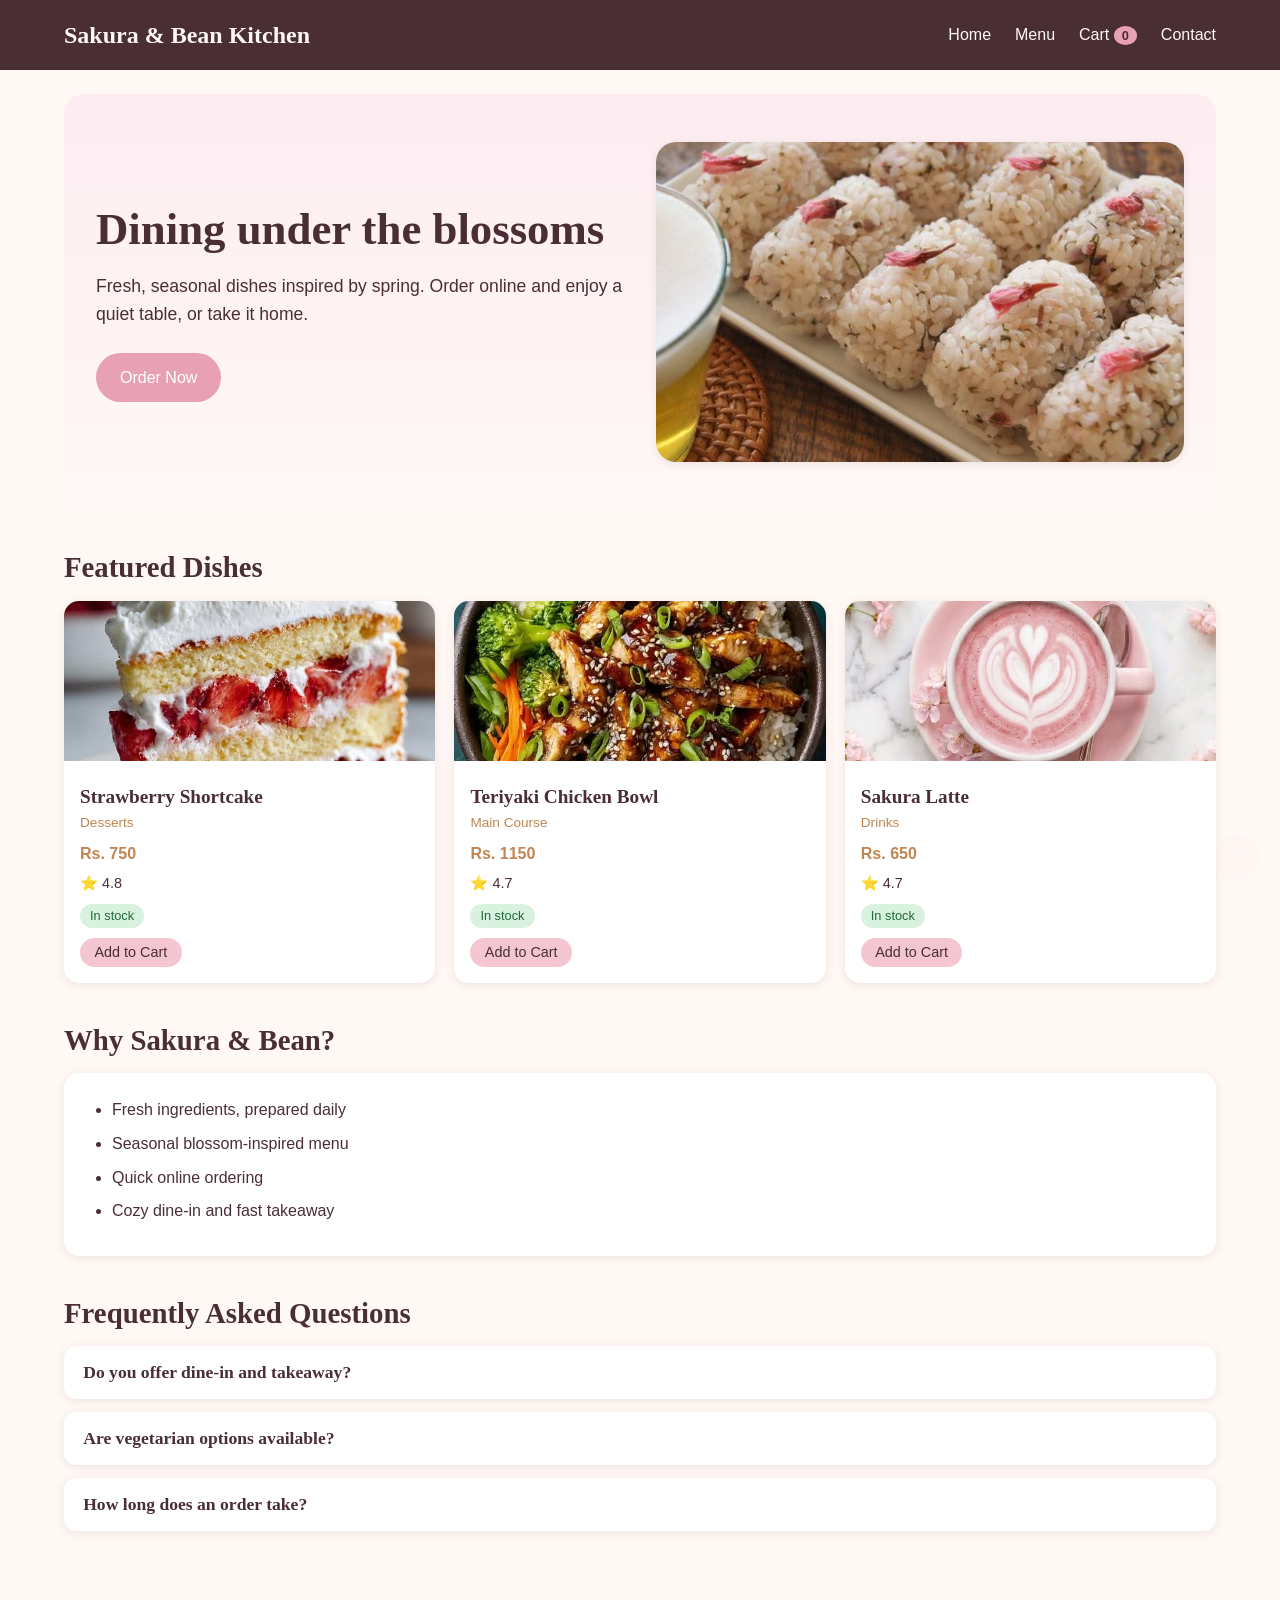
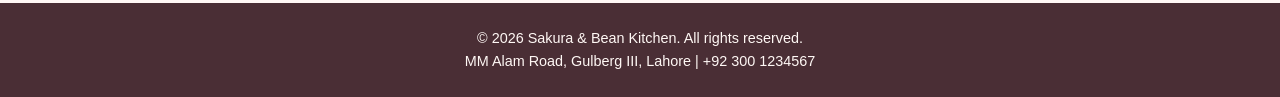
<file: index.html>
<!DOCTYPE html>
<html lang="en">
<head>
  <meta charset="UTF-8">
  <meta name="viewport" content="width=device-width, initial-scale=1.0">
  <title>Sakura & Bean Kitchen — Home</title>
  <link rel="icon" type="image/jpeg" href="images/favicon.jpeg">
  <link rel="stylesheet" href="css/style.css">
</head>
<body>

  <header>
    <nav class="navbar">
      <a href="index.html" class="logo">Sakura & Bean Kitchen</a>
      <ul class="nav-links">
        <li><a href="index.html">Home</a></li>
        <li><a href="products.html">Menu</a></li>
        <li><a href="cart.html">Cart <span id="cartCount" class="cart-badge">0</span></a></li>
        <li><a href="contact.html">Contact</a></li>
      </ul>
    </nav>
  </header>

  <main>

    <!-- Hero banner -->
    <section class="hero">
      <div class="hero-text">
        <h1>Dining under the blossoms</h1>
        <p>Fresh, seasonal dishes inspired by spring. Order online and enjoy a quiet table, or take it home.</p>
        <a href="products.html" class="btn">Order Now</a>
      </div>
      <img src="images/riceball.jpeg" alt="A beautifully plated dish at Sakura & Bean Kitchen">
    </section>

    <!-- Featured dishes (filled in by JavaScript ) -->
    <section class="featured">
      <h2>Featured Dishes</h2>
      <div id="featuredGrid" class="product-grid">
        <p id="featuredMessage">Loading dishes...</p>
      </div>
    </section>

    <!-- Why choose us (an unordered list) -->
    <section class="why-us">
      <h2>Why Sakura & Bean?</h2>
      <ul>
        <li>Fresh ingredients, prepared daily</li>
        <li>Seasonal blossom-inspired menu</li>
        <li>Quick online ordering</li>
        <li>Cozy dine-in and fast takeaway</li>
      </ul>
    </section>

    <!-- FAQ accordion (jQuery will make this expand and collapse) -->
    <section class="faq">
      <h2>Frequently Asked Questions</h2>

      <article class="faq-item">
        <h3 class="faq-question">Do you offer dine-in and takeaway?</h3>
        <p class="faq-answer">Yes, we offer both, plus outdoor seating in the garden.</p>
      </article>

      <article class="faq-item">
        <h3 class="faq-question">Are vegetarian options available?</h3>
        <p class="faq-answer">Most categories include vegetarian dishes, clearly labelled on the menu.</p>
      </article>

      <article class="faq-item">
        <h3 class="faq-question">How long does an order take?</h3>
        <p class="faq-answer">Most orders are ready in 20 to 30 minutes.</p>
      </article>
    </section>

  </main>

  <footer>
    <p>© 2026 Sakura & Bean Kitchen. All rights reserved.</p>
    <p>MM Alam Road, Gulberg III, Lahore | +92 300 1234567</p>
  </footer>

  <script src="https://code.jquery.com/jquery-3.7.1.min.js"></script>
  <script src="js/store.js"></script>
  <script src="js/ui.js"></script>
</body>
</html>
</file>
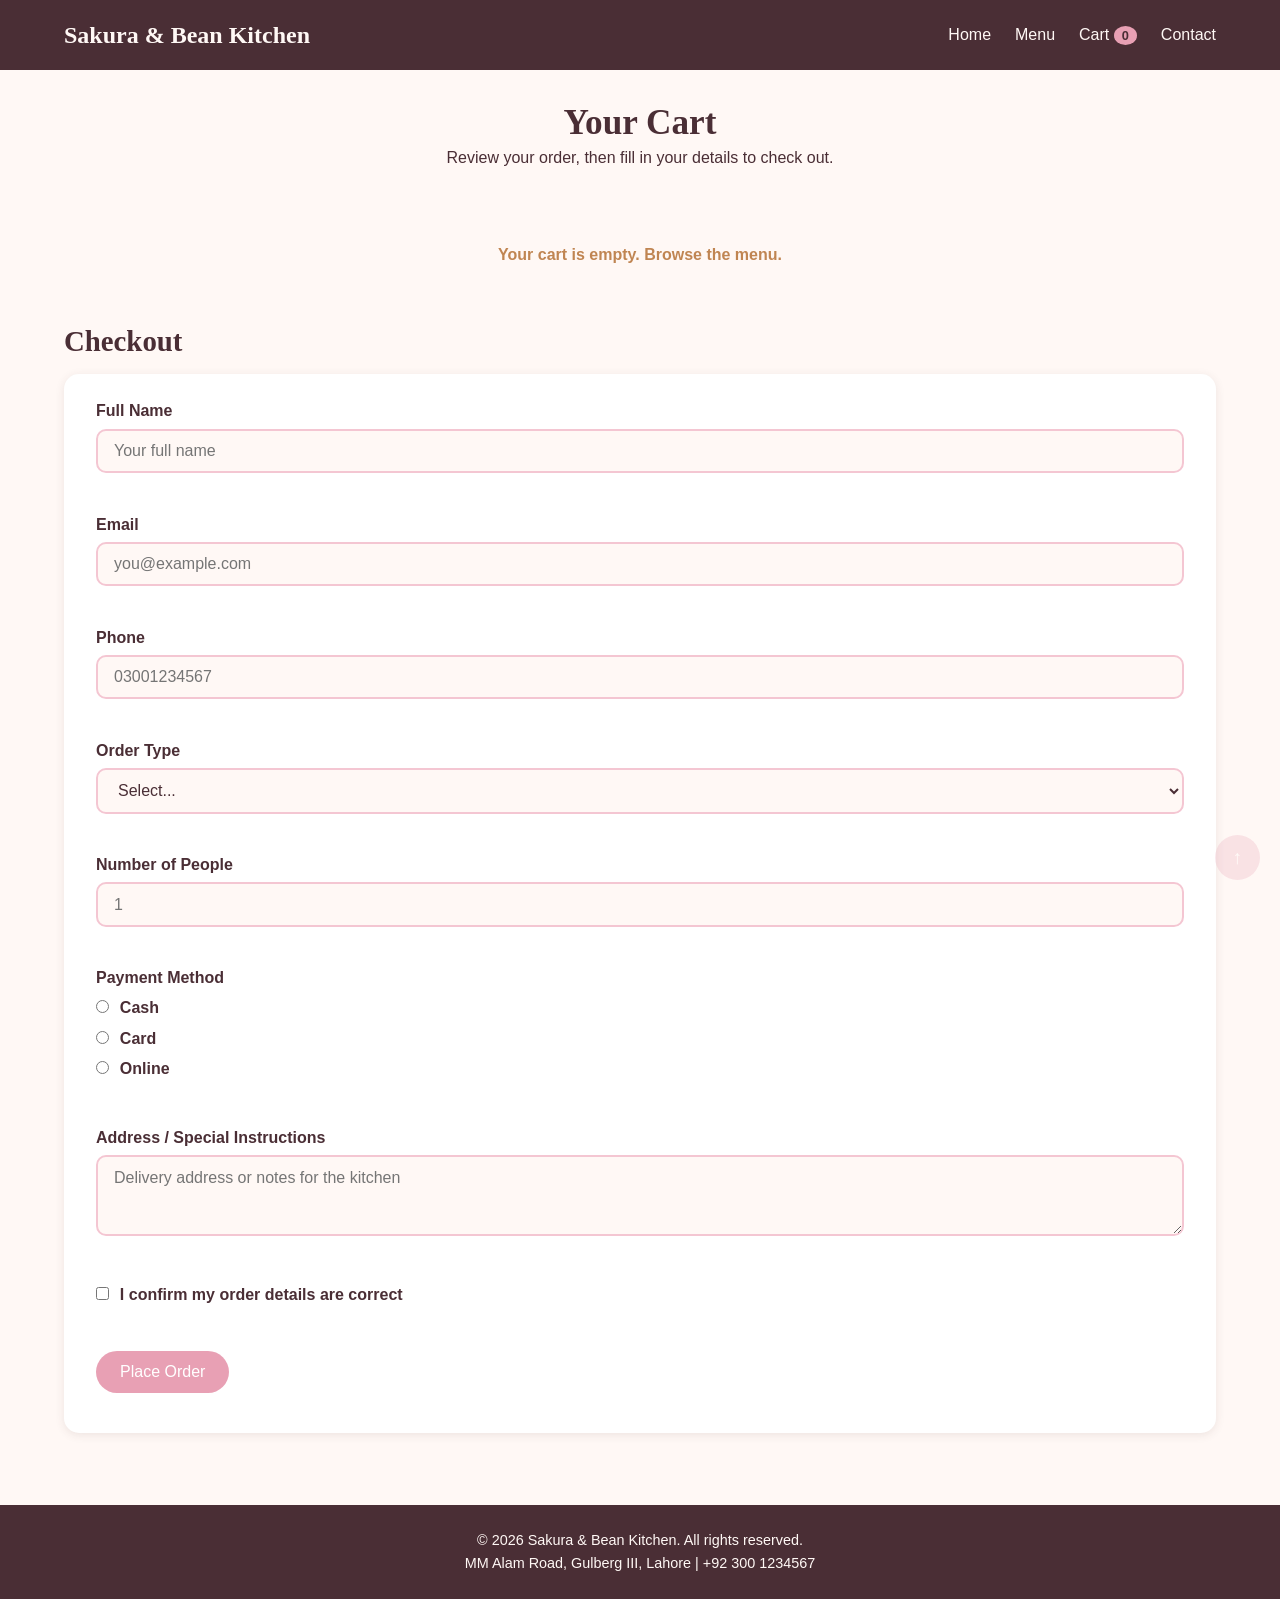
<file: cart.html>
<!DOCTYPE html>
<html lang="en">
<head>
  <meta charset="UTF-8">
  <meta name="viewport" content="width=device-width, initial-scale=1.0">
  <title>Sakura & Bean Kitchen — Cart & Checkout</title>
  <link rel="icon" type="image/jpeg" href="images/favicon.jpeg">
  <link rel="stylesheet" href="css/style.css">
</head>
<body>

  <header>
    <nav class="navbar">
      <a href="index.html" class="logo">Sakura & Bean Kitchen</a>
      <ul class="nav-links">
        <li><a href="index.html">Home</a></li>
        <li><a href="products.html">Menu</a></li>
        <li><a href="cart.html">Cart <span id="cartCount" class="cart-badge">0</span></a></li>
        <li><a href="contact.html">Contact</a></li>
      </ul>
    </nav>
  </header>

  <main>

    <section class="page-title">
      <h1>Your Cart</h1>
      <p>Review your order, then fill in your details to check out.</p>
    </section>

    <!-- Cart table (rows are built by JavaScript) -->
    <section class="cart-section" aria-label="Cart items">
      <p id="emptyMessage" class="status-message">Your cart is empty. <a href="products.html">Browse the menu</a>.</p>

      <table id="cartTable" class="cart-table">
        <thead>
          <tr>
            <th>Dish</th>
            <th>Price</th>
            <th>Quantity</th>
            <th>Total</th>
            <th>Remove</th>
          </tr>
        </thead>
        <tbody id="cartBody"></tbody>
      </table>

      <!-- Totals -->
      <div class="totals">
        <p>Subtotal: <strong>Rs. <span id="subtotal">0</span></strong></p>
        <p>Discount: <strong>Rs. <span id="discount">0</span></strong></p>
        <p class="grand-total">Grand Total: <strong>Rs. <span id="grandTotal">0</span></strong></p>
      </div>
    </section>

    <!-- Checkout form -->
    <section class="checkout-section" aria-label="Checkout">
      <h2>Checkout</h2>

      <form id="checkoutForm" novalidate>

        <div class="form-group">
          <label for="fullName">Full Name</label>
          <input type="text" id="fullName" name="fullName" required minlength="3" placeholder="Your full name">
          <span class="error" id="fullNameError"></span>
        </div>

        <div class="form-group">
          <label for="email">Email</label>
          <input type="email" id="email" name="email" required placeholder="you@example.com">
          <span class="error" id="emailError"></span>
        </div>

        <div class="form-group">
          <label for="phone">Phone</label>
          <input type="tel" id="phone" name="phone" required pattern="[0-9]{11}" placeholder="03001234567">
          <span class="error" id="phoneError"></span>
        </div>

        <div class="form-group">
          <label for="orderType">Order Type</label>
          <select id="orderType" name="orderType" required>
            <option value="">Select...</option>
            <option value="dine-in">Dine-in</option>
            <option value="takeaway">Takeaway</option>
            <option value="delivery">Delivery</option>
          </select>
          <span class="error" id="orderTypeError"></span>
        </div>

        <div class="form-group">
          <label for="people">Number of People</label>
          <input type="number" id="people" name="people" min="1" max="20" required placeholder="1">
          <span class="error" id="peopleError"></span>
        </div>

        <fieldset class="form-group">
          <legend>Payment Method</legend>
          <label><input type="radio" name="payment" value="cash" required> Cash</label>
          <label><input type="radio" name="payment" value="card"> Card</label>
          <label><input type="radio" name="payment" value="online"> Online</label>
          <span class="error" id="paymentError"></span>
        </fieldset>

        <div class="form-group">
          <label for="address">Address / Special Instructions</label>
          <textarea id="address" name="address" rows="3" required minlength="10" placeholder="Delivery address or notes for the kitchen"></textarea>
          <span class="error" id="addressError"></span>
        </div>

        <div class="form-group">
          <label><input type="checkbox" id="terms" name="terms" required> I confirm my order details are correct</label>
          <span class="error" id="termsError"></span>
        </div>

        <button type="submit" class="btn">Place Order</button>
        <p id="orderSuccess" class="success-message"></p>

      </form>
    </section>

  </main>

  <footer>
    <p>© 2026 Sakura & Bean Kitchen. All rights reserved.</p>
    <p>MM Alam Road, Gulberg III, Lahore | +92 300 1234567</p>
  </footer>

  <script src="https://code.jquery.com/jquery-3.7.1.min.js"></script>
  <script src="js/store.js"></script>
  <script src="js/ui.js"></script>
</body>
</html>
</file>
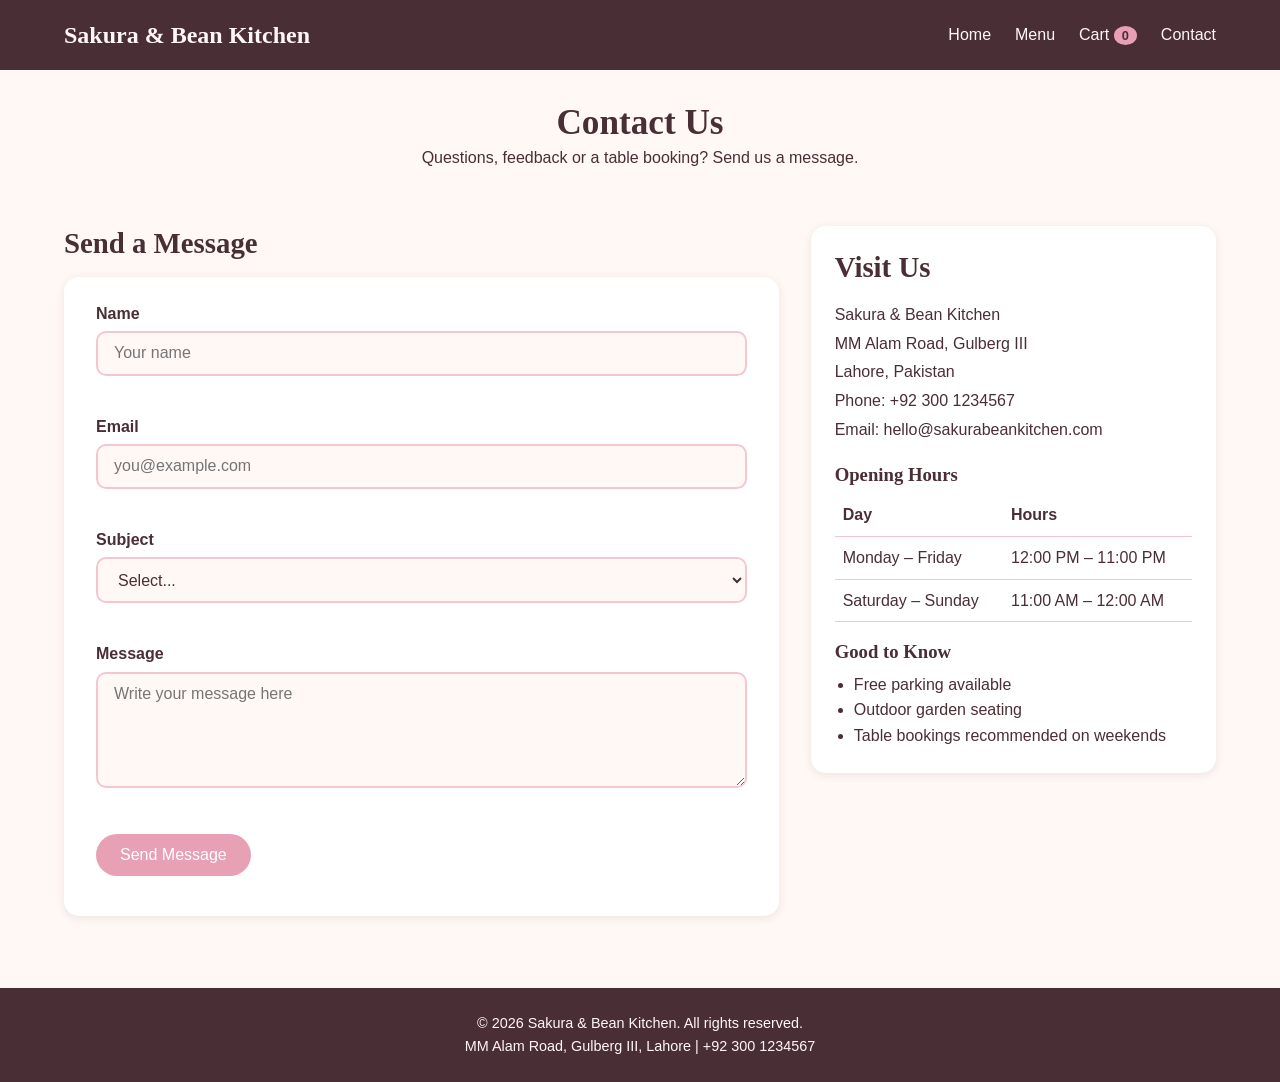
<file: contact.html>
<!DOCTYPE html>
<html lang="en">
<head>
  <meta charset="UTF-8">
  <meta name="viewport" content="width=device-width, initial-scale=1.0">
  <title>Sakura & Bean Kitchen — Contact</title>
  <link rel="icon" type="image/jpeg" href="images/favicon.jpeg">
  <link rel="stylesheet" href="css/style.css">
</head>
<body>

  <header>
    <nav class="navbar">
      <a href="index.html" class="logo">Sakura & Bean Kitchen</a>
      <ul class="nav-links">
        <li><a href="index.html">Home</a></li>
        <li><a href="products.html">Menu</a></li>
        <li><a href="cart.html">Cart <span id="cartCount" class="cart-badge">0</span></a></li>
        <li><a href="contact.html">Contact</a></li>
      </ul>
    </nav>
  </header>

  <main>

    <section class="page-title">
      <h1>Contact Us</h1>
      <p>Questions, feedback or a table booking? Send us a message.</p>
    </section>

    <div class="contact-layout">

      <!-- Contact form -->
      <section class="contact-form-section" aria-label="Contact form">
        <h2>Send a Message</h2>

        <form id="contactForm" novalidate>

          <div class="form-group">
            <label for="contactName">Name</label>
            <input type="text" id="contactName" name="contactName" required minlength="3" placeholder="Your name">
            <span class="error" id="contactNameError"></span>
          </div>

          <div class="form-group">
            <label for="contactEmail">Email</label>
            <input type="email" id="contactEmail" name="contactEmail" required placeholder="you@example.com">
            <span class="error" id="contactEmailError"></span>
          </div>

          <div class="form-group">
            <label for="subject">Subject</label>
            <select id="subject" name="subject" required>
              <option value="">Select...</option>
              <option value="booking">Table booking</option>
              <option value="feedback">Feedback</option>
              <option value="order">Question about an order</option>
              <option value="other">Other</option>
            </select>
            <span class="error" id="subjectError"></span>
          </div>

          <div class="form-group">
            <label for="contactMessage">Message</label>
            <textarea id="contactMessage" name="contactMessage" rows="5" required minlength="10" placeholder="Write your message here"></textarea>
            <span class="error" id="contactMessageError"></span>
          </div>

          <button type="submit" class="btn">Send Message</button>
          <p id="contactSuccess" class="success-message"></p>

        </form>
      </section>

      <!-- Restaurant information -->
      <aside class="store-info" aria-label="Restaurant information">
        <h2>Visit Us</h2>

        <address>
          Sakura & Bean Kitchen<br>
          MM Alam Road, Gulberg III<br>
          Lahore, Pakistan<br>
          Phone: +92 300 1234567<br>
          Email: hello@sakurabeankitchen.com
        </address>

        <h3>Opening Hours</h3>
        <table class="hours-table">
          <thead>
            <tr>
              <th>Day</th>
              <th>Hours</th>
            </tr>
          </thead>
          <tbody>
            <tr>
              <td>Monday – Friday</td>
              <td>12:00 PM – 11:00 PM</td>
            </tr>
            <tr>
              <td>Saturday – Sunday</td>
              <td>11:00 AM – 12:00 AM</td>
            </tr>
          </tbody>
        </table>

        <h3>Good to Know</h3>
        <ul>
          <li>Free parking available</li>
          <li>Outdoor garden seating</li>
          <li>Table bookings recommended on weekends</li>
        </ul>
      </aside>

    </div>

  </main>

  <footer>
    <p>© 2026 Sakura & Bean Kitchen. All rights reserved.</p>
    <p>MM Alam Road, Gulberg III, Lahore | +92 300 1234567</p>
  </footer>

  <script src="https://code.jquery.com/jquery-3.7.1.min.js"></script>
  <script src="js/store.js"></script>
  <script src="js/ui.js"></script>
</body>
</html>
</file>
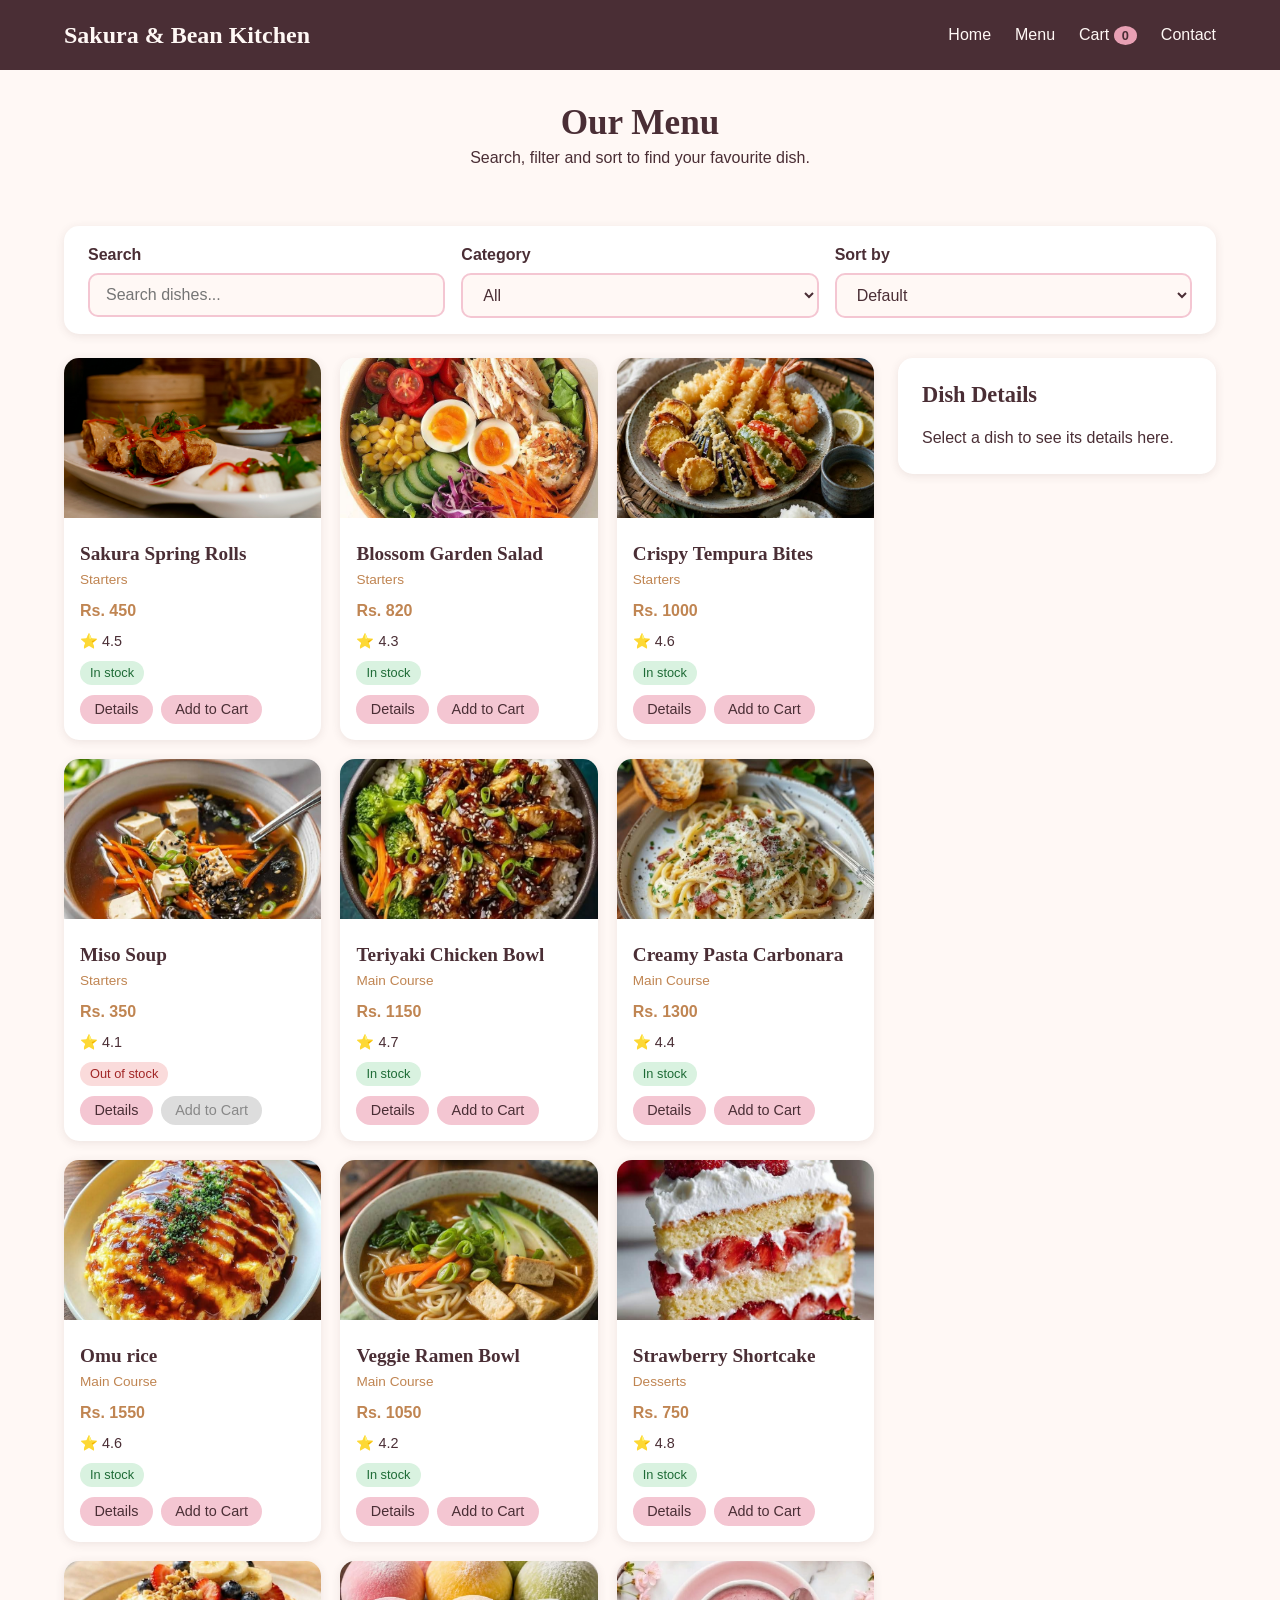
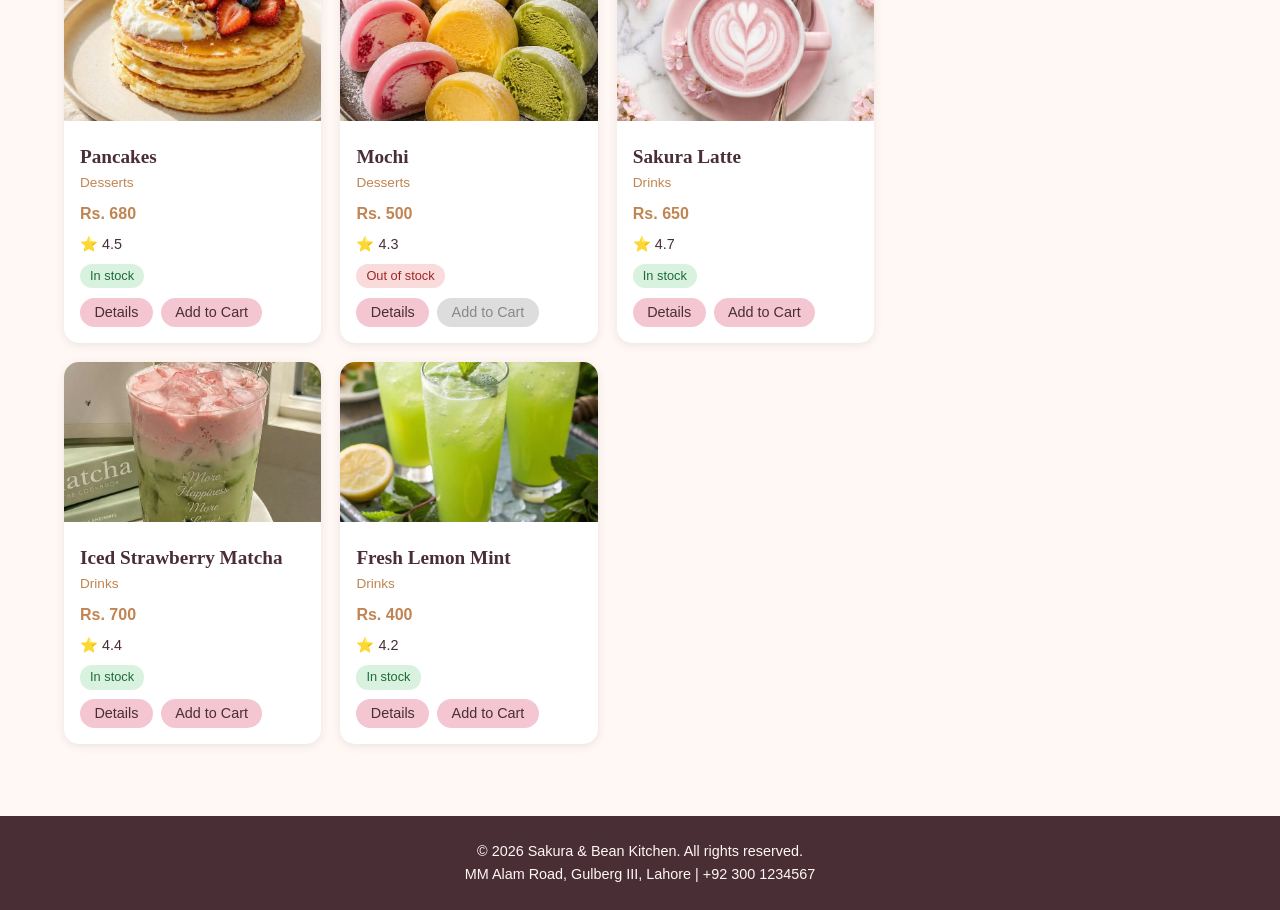
<file: products.html>
<!DOCTYPE html>
<html lang="en">
<head>
  <meta charset="UTF-8">
  <meta name="viewport" content="width=device-width, initial-scale=1.0">
  <title>Sakura & Bean Kitchen — Menu</title>
  <link rel="icon" type="image/jpeg" href="images/favicon.jpeg">
  <link rel="stylesheet" href="css/style.css">
</head>
<body>

  <header>
    <nav class="navbar">
      <a href="index.html" class="logo">Sakura & Bean Kitchen</a>
      <ul class="nav-links">
        <li><a href="index.html">Home</a></li>
        <li><a href="products.html">Menu</a></li>
        <li><a href="cart.html">Cart <span id="cartCount" class="cart-badge">0</span></a></li>
        <li><a href="contact.html">Contact</a></li>
      </ul>
    </nav>
  </header>

  <main>

    <section class="page-title">
      <h1>Our Menu</h1>
      <p>Search, filter and sort to find your favourite dish.</p>
    </section>

    <!-- Search, filter and sort controls -->
    <section class="controls" aria-label="Menu controls">
      <div class="control">
        <label for="searchInput">Search</label>
        <input type="search" id="searchInput" placeholder="Search dishes...">
      </div>

      <div class="control">
        <label for="categoryFilter">Category</label>
        <select id="categoryFilter">
          <option value="all">All</option>
          <option value="starters">Starters</option>
          <option value="main">Main Course</option>
          <option value="desserts">Desserts</option>
          <option value="drinks">Drinks</option>
        </select>
      </div>

      <div class="control">
        <label for="sortSelect">Sort by</label>
        <select id="sortSelect">
          <option value="default">Default</option>
          <option value="price-asc">Price: Low to High</option>
          <option value="price-desc">Price: High to Low</option>
          <option value="name">Name (A to Z)</option>
          <option value="rating">Rating (Highest)</option>
        </select>
      </div>
    </section>

    <!-- Loading and error messages (jQuery will show or hide these) -->
    <p id="statusMessage" class="status-message">Loading menu...</p>

    <!-- Product grid and details panel -->
    <div class="menu-layout">

      <section class="menu-section" aria-label="Dishes">
        <div id="productGrid" class="product-grid"></div>
      </section>

      <aside id="detailsPanel" class="details-panel" aria-label="Dish details">
        <h2>Dish Details</h2>
        <p id="detailsPlaceholder">Select a dish to see its details here.</p>
        <article id="detailsContent"></article>
      </aside>

    </div>

  </main>

  <footer>
    <p>© 2026 Sakura & Bean Kitchen. All rights reserved.</p>
    <p>MM Alam Road, Gulberg III, Lahore | +92 300 1234567</p>
  </footer>

  <script src="https://code.jquery.com/jquery-3.7.1.min.js"></script>
  <script src="js/store.js"></script>
  <script src="js/ui.js"></script>
</body>
</html>
</file>
<file: css/style.css>
/* ===========================
   1. RESET AND BASE STYLES
   =========================== */
:root {
  --cream: #FFF8F5;
  --plum: #4A2E35;
  --pink: #E8A0B4;
  --rose: #F4C6D2;
  --gold: #C08552;
  --white: #ffffff;
  --shadow: 0 2px 10px rgba(74, 46, 53, 0.1);
}

* {
  box-sizing: border-box;
  margin: 0;
  padding: 0;
}

body {
  font-family: 'Segoe UI', Arial, sans-serif;
  background-color: var(--cream);
  color: var(--plum);
  line-height: 1.6;
}

h1, h2, h3 {
  font-family: Georgia, 'Times New Roman', serif;
  line-height: 1.2;
}

h2 { font-size: 1.8rem; margin-bottom: 1rem; }

a { color: var(--gold); text-decoration: none; }
a:hover { text-decoration: underline; }

ul { padding-left: 1.2rem; }

main { padding: 0 1.5rem 2rem; max-width: 1200px; margin: 0 auto; }

section { margin-bottom: 2.5rem; }

/* ===========================
   2. NAVIGATION (Flexbox)
   =========================== */
header {
  background-color: var(--plum);
  position: sticky;
  top: 0;
  z-index: 100;
}

.navbar {
  display: flex;
  justify-content: space-between;
  align-items: center;
  padding: 1rem 1.5rem;
  max-width: 1200px;
  margin: 0 auto;
}

.logo {
  font-family: Georgia, serif;
  font-size: 1.5rem;
  font-weight: bold;
  color: var(--cream);
}

.logo:hover { text-decoration: none; color: var(--rose); }

.nav-links {
  display: flex;
  gap: 1.5rem;
  list-style: none;
  padding: 0;
}

.nav-links a {
  color: var(--cream);
  padding-bottom: 4px;
}

.nav-links a:hover,
.nav-links a:focus {
  color: var(--rose);
  border-bottom: 2px solid var(--pink);
  text-decoration: none;
  outline: none;
}

.cart-badge {
  background-color: var(--pink);
  color: var(--plum);
  border-radius: 50%;
  padding: 2px 8px;
  font-size: 0.8rem;
  font-weight: bold;
}

/* ===========================
   3. BUTTONS
   =========================== */
.btn {
  display: inline-block;
  background-color: var(--pink);
  color: var(--white);
  border: none;
  padding: 0.75rem 1.5rem;
  border-radius: 25px;
  font-size: 1rem;
  cursor: pointer;
  transition: background-color 0.3s, transform 0.2s;
}

.btn:hover,
.btn:focus {
  background-color: #d98ba1;
  transform: translateY(-2px);
  text-decoration: none;
  outline: 3px solid var(--rose);
}

.btn-small {
  background-color: var(--rose);
  color: var(--plum);
  border: none;
  padding: 0.4rem 0.9rem;
  border-radius: 20px;
  cursor: pointer;
  font-size: 0.9rem;
  transition: background-color 0.3s;
}

.btn-small:hover,
.btn-small:focus {
  background-color: var(--pink);
  outline: 2px solid var(--plum);
}

.btn-small:disabled {
  background-color: #ddd;
  color: #888;
  cursor: not-allowed;
}

/* ===========================
   4. HOME PAGE
   =========================== */
.hero {
  display: flex;
  align-items: center;
  gap: 2rem;
  background: linear-gradient(to bottom, #FDEDF2, var(--cream));
  padding: 3rem 2rem;
  border-radius: 20px;
  margin-top: 1.5rem;
}

.hero-text { flex: 1; }
.hero-text h1 { font-size: 2.8rem; margin-bottom: 1rem; }
.hero-text p { margin-bottom: 1.5rem; font-size: 1.1rem; }

.hero img {
  flex: 1;
  max-width: 50%;
  height: 320px;
  object-fit: cover;
  border-radius: 20px;
  box-shadow: var(--shadow);
}

.page-title {
  text-align: center;
  padding: 2rem 0 1rem;
}

.page-title h1 { font-size: 2.2rem; }

.why-us ul {
  background-color: var(--white);
  padding: 1.5rem 2rem 1.5rem 3rem;
  border-radius: 15px;
  box-shadow: var(--shadow);
}

.why-us li { margin-bottom: 0.5rem; }

/* FAQ accordion */
.faq-item {
  background-color: var(--white);
  border-radius: 12px;
  margin-bottom: 0.8rem;
  box-shadow: var(--shadow);
  overflow: hidden;
}

.faq-question {
  padding: 1rem 1.2rem;
  font-size: 1.1rem;
  cursor: pointer;
}

.faq-question:hover { background-color: var(--rose); }

.faq-answer {
  display: none;
  padding: 0 1.2rem 1rem;
}

/* ===========================
   5. MENU PAGE: controls, grid, details
   =========================== */
.controls {
  display: flex;
  flex-wrap: wrap;
  gap: 1rem;
  background-color: var(--white);
  padding: 1rem 1.5rem;
  border-radius: 15px;
  box-shadow: var(--shadow);
  margin-bottom: 1.5rem;
}

.control {
  display: flex;
  flex-direction: column;
  flex: 1;
  min-width: 160px;
}

.control label { font-weight: bold; margin-bottom: 0.3rem; }

.status-message {
  text-align: center;
  padding: 1rem;
  color: var(--gold);
  font-weight: bold;
}

.menu-layout {
  display: flex;
  gap: 1.5rem;
  align-items: flex-start;
}

.menu-section { flex: 3; }

/* Product listing uses CSS Grid */
.product-grid {
  display: grid;
  grid-template-columns: repeat(3, 1fr);
  gap: 1.2rem;
}

.product-card {
  background-color: var(--white);
  border-radius: 15px;
  overflow: hidden;
  box-shadow: var(--shadow);
  transition: transform 0.3s, box-shadow 0.3s;
}

.product-card:hover {
  transform: translateY(-5px);
  box-shadow: 0 8px 20px rgba(74, 46, 53, 0.2);
}

.product-card img {
  width: 100%;
  height: 160px;
  object-fit: cover;
}

.card-body { padding: 1rem; }
.card-body h3 { font-size: 1.2rem; margin-bottom: 0.3rem; }

.category-tag {
  font-size: 0.85rem;
  color: var(--gold);
  text-transform: capitalize;
}

.price { font-weight: bold; color: var(--gold); margin: 0.4rem 0; }
.rating { font-size: 0.9rem; margin-bottom: 0.4rem; }

.stock-badge {
  display: inline-block;
  font-size: 0.8rem;
  padding: 2px 10px;
  border-radius: 12px;
  margin-bottom: 0.6rem;
}

.in-stock { background-color: #d9f2e0; color: #1e6b36; }
.out-of-stock { background-color: #fadbdb; color: #a12626; }

.card-buttons { display: flex; gap: 0.5rem; }

.details-panel {
  flex: 1;
  background-color: var(--white);
  padding: 1.5rem;
  border-radius: 15px;
  box-shadow: var(--shadow);
  position: sticky;
  top: 90px;
  min-width: 240px;
}

.details-panel h2 { font-size: 1.4rem; }
.details-panel img { width: 100%; border-radius: 10px; margin-bottom: 0.8rem; }

/* ===========================
   6. CART AND CHECKOUT
   =========================== */
.cart-table {
  width: 100%;
  border-collapse: collapse;
  background-color: var(--white);
  border-radius: 12px;
  overflow: hidden;
  box-shadow: var(--shadow);
}

.cart-table th {
  background-color: var(--plum);
  color: var(--cream);
  padding: 0.8rem;
  text-align: left;
}

.cart-table td {
  padding: 0.8rem;
  border-bottom: 1px solid var(--rose);
}

.cart-table tr:hover td { background-color: #fdf1f4; }

.qty-controls {
  display: flex;
  align-items: center;
  gap: 0.5rem;
}

.qty-controls span { min-width: 24px; text-align: center; font-weight: bold; }

.totals {
  text-align: right;
  margin-top: 1rem;
  font-size: 1.1rem;
}

.grand-total {
  font-size: 1.4rem;
  color: var(--gold);
  border-top: 2px solid var(--pink);
  padding-top: 0.5rem;
  margin-top: 0.5rem;
}

/* ===========================
   7. FORMS
   =========================== */
form {
  background-color: var(--white);
  padding: 1.5rem 2rem;
  border-radius: 15px;
  box-shadow: var(--shadow);
}

.form-group { margin-bottom: 1.2rem; border: none; }

.form-group label,
legend { display: block; font-weight: bold; margin-bottom: 0.3rem; }

/* Attribute selectors */
input[type="text"],
input[type="email"],
input[type="tel"],
input[type="number"],
input[type="search"],
select,
textarea {
  width: 100%;
  padding: 0.7rem 1rem;
  border: 2px solid var(--rose);
  border-radius: 10px;
  font-size: 1rem;
  font-family: inherit;
  background-color: var(--cream);
  color: var(--plum);
  transition: border-color 0.3s;
}

input:focus,
select:focus,
textarea:focus {
  outline: none;
  border-color: var(--pink);
  box-shadow: 0 0 0 3px rgba(232, 160, 180, 0.4);
}

input[type="radio"],
input[type="checkbox"] { margin-right: 0.4rem; }

fieldset label { display: inline-block; font-weight: normal; margin-right: 1rem; }

.error {
  display: block;
  color: #c0392b;
  font-size: 0.85rem;
  min-height: 1.2rem;
}

/* Added by jQuery when a field is invalid */
.invalid {
  border-color: #c0392b !important;
  background-color: #fdecea;
}

.success-message {
  color: #1e6b36;
  font-weight: bold;
  margin-top: 1rem;
}

/* ===========================
   8. CONTACT PAGE
   =========================== */
.contact-layout {
  display: flex;
  gap: 2rem;
  align-items: flex-start;
}

.contact-form-section { flex: 2; }
.store-info {
  flex: 1;
  background-color: var(--white);
  padding: 1.5rem;
  border-radius: 15px;
  box-shadow: var(--shadow);
}

.store-info h3 { margin: 1.2rem 0 0.5rem; }
address { font-style: normal; line-height: 1.8; }

.hours-table { width: 100%; border-collapse: collapse; }
.hours-table th, .hours-table td {
  padding: 0.5rem;
  text-align: left;
  border-bottom: 1px solid var(--rose);
}

/* ===========================
   9. FOOTER AND EXTRAS
   =========================== */
footer {
  background-color: var(--plum);
  color: var(--cream);
  text-align: center;
  padding: 1.5rem;
  font-size: 0.9rem;
}

/* Notification pop-up (jQuery fades it out) */
.toast {
  position: fixed;
  bottom: 80px;
  right: 20px;
  background-color: var(--plum);
  color: var(--cream);
  padding: 0.8rem 1.2rem;
  border-radius: 10px;
  box-shadow: var(--shadow);
  z-index: 200;
  display: none;
}

/* Back to top button */
#backToTop {
  position: fixed;
  bottom: 20px;
  right: 20px;
  background-color: var(--pink);
  color: var(--white);
  border: none;
  width: 45px;
  height: 45px;
  border-radius: 50%;
  font-size: 1.2rem;
  cursor: pointer;
  display: none;
  z-index: 200;
}

#backToTop:hover { background-color: var(--gold); }
/* ===========================
   Extras for jQuery features
   =========================== */
.faq-question.open { background-color: var(--rose); }

.product-grid > p {
  grid-column: 1 / -1;
  text-align: center;
  color: var(--gold);
  font-weight: bold;
}
/* ===========================
   10. RESPONSIVE (media queries at the end)
   =========================== */
@media (max-width: 768px) {
  .hero { flex-direction: column; text-align: center; }
  .hero img { max-width: 100%; }

  .menu-layout,
  .contact-layout { flex-direction: column; }

  .details-panel { position: static; width: 100%; }

  .product-grid { grid-template-columns: repeat(2, 1fr); }

  .navbar { flex-direction: column; gap: 0.8rem; }
  .nav-links { gap: 1rem; }

  .totals { text-align: left; }
}

@media (max-width: 480px) {
  .product-grid { grid-template-columns: 1fr; }

  .hero-text h1 { font-size: 2rem; }

  .nav-links { flex-wrap: wrap; justify-content: center; }

  .cart-table th, .cart-table td { padding: 0.5rem; font-size: 0.85rem; }

  main { padding: 0 1rem 2rem; }
}
</file>
